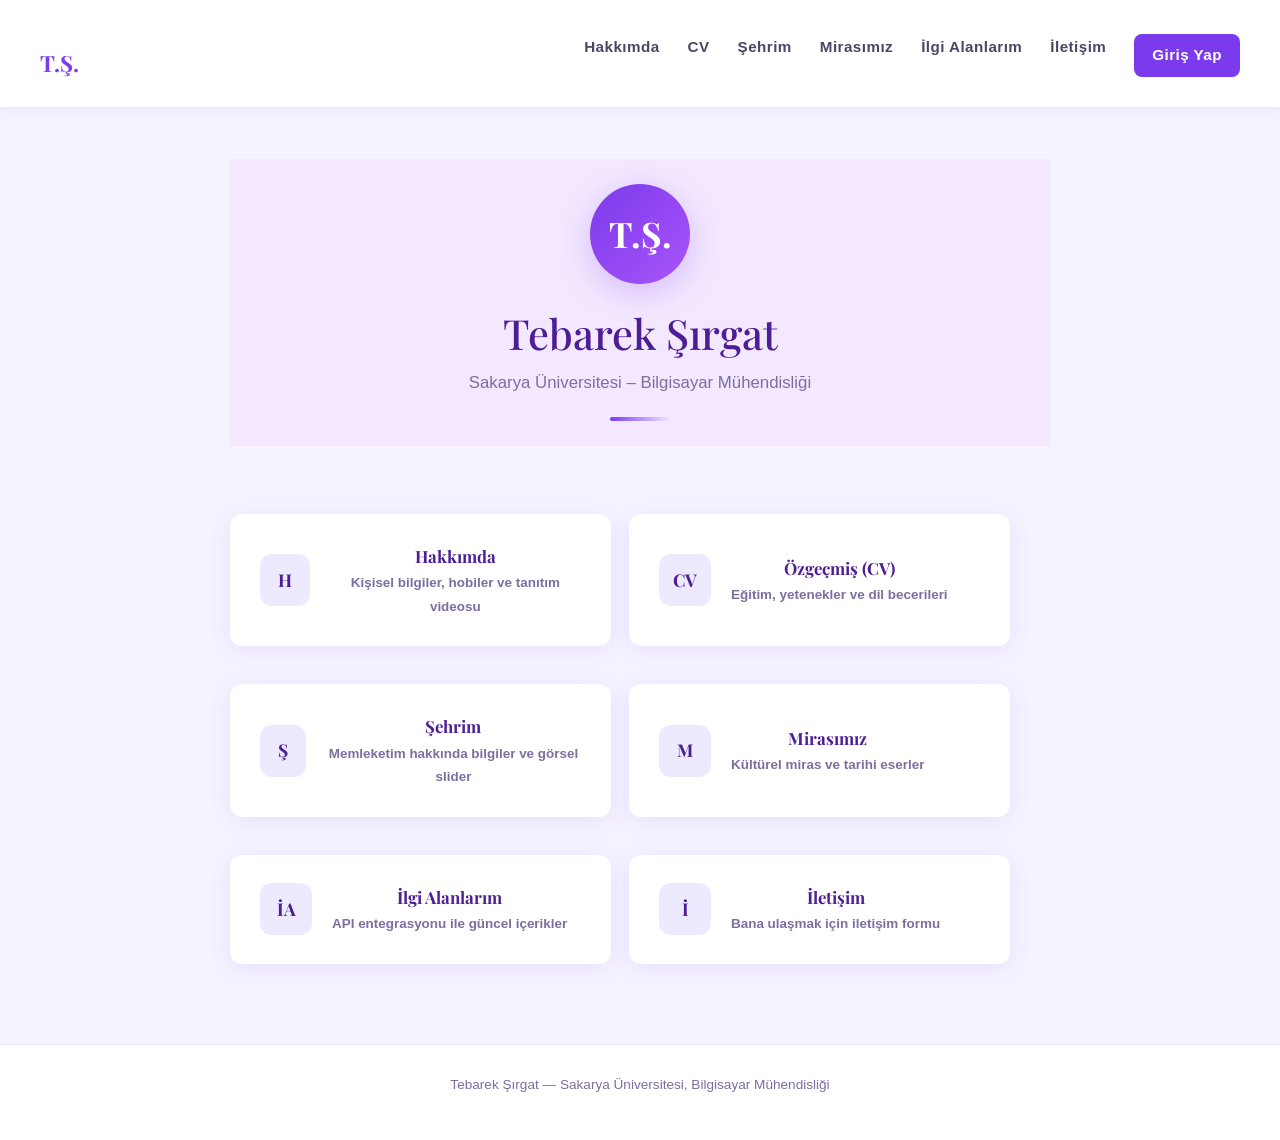
<file: index.html>
<!DOCTYPE html>
<html lang="tr">

<head>
  <meta charset="UTF-8">
  <meta name="viewport" content="width=device-width, initial-scale=1.0">
  <title>Tebarek Şırgat – Ana Sayfa</title>
  <link href="https://fonts.googleapis.com/css2?family=Playfair+Display:wght@600;700&family=Lato:wght@300;400;700&display=swap" rel="stylesheet">
 <link href="https://cdn.jsdelivr.net/npm/bootstrap@5.3.3/dist/css/bootstrap.min.css" rel="stylesheet">
 <link rel="stylesheet" href="style.css">
</head>

<body>

  <!-- NAVİGASYON -->
  <nav>
    <a href="index.html" class="logo">T.Ş.</a>
    <ul>
      <li><a href="hakkimda.html">Hakkımda</a></li>
      <li><a href="cv.html">CV</a></li>
      <li><a href="sehrim.html">Şehrim</a></li>
      <li><a href="mirasimiz.html">Mirasımız</a></li>
      <li><a href="ilgialanlarim.html">İlgi Alanlarım</a></li>
      <li><a href="iletisim.html">İletişim</a></li>
      <li><a href="login.html" class="login-btn">Giriş Yap</a></li>
    </ul>
  </nav>

  <main>

    <!-- HERO -->
    <header class="hero-text">
      <div class="hero-avatar">T.Ş.</div>
      <h1>Tebarek Şırgat</h1>
      <p>Sakarya Üniversitesi – Bilgisayar Mühendisliği</p>
      <div class="divider"></div>
    </header>

    <!-- KARTLAR -->
    <section class="menu-grid" aria-label="Sayfa Menüsü">

      <a href="hakkimda.html" class="menu-card">
        <div class="card-badge">H</div>
        <div>
          <div class="card-title">Hakkımda</div>
          <div class="card-desc">Kişisel bilgiler, hobiler ve tanıtım videosu</div>
        </div>
      </a>

      <a href="cv.html" class="menu-card">
        <div class="card-badge">CV</div>
        <div>
          <div class="card-title">Özgeçmiş (CV)</div>
          <div class="card-desc">Eğitim, yetenekler ve dil becerileri</div>
        </div>
      </a>

      <a href="sehrim.html" class="menu-card">
        <div class="card-badge">Ş</div>
        <div>
          <div class="card-title">Şehrim</div>
          <div class="card-desc">Memleketim hakkında bilgiler ve görsel slider</div>
        </div>
      </a>

      <a href="mirasimiz.html" class="menu-card">
        <div class="card-badge">M</div>
        <div>
          <div class="card-title">Mirasımız</div>
          <div class="card-desc">Kültürel miras ve tarihi eserler</div>
        </div>
      </a>

      <a href="ilgialanlarim.html" class="menu-card">
        <div class="card-badge">İA</div>
        <div>
          <div class="card-title">İlgi Alanlarım</div>
          <div class="card-desc">API entegrasyonu ile güncel içerikler</div>
        </div>
      </a>

      <a href="iletisim.html" class="menu-card">
        <div class="card-badge">İ</div>
        <div>
          <div class="card-title">İletişim</div>
          <div class="card-desc">Bana ulaşmak için iletişim formu</div>
        </div>
      </a>

    </section>

  </main>

  <footer>
    <p>Tebarek Şırgat &mdash; Sakarya Üniversitesi, Bilgisayar Mühendisliği</p>
  </footer>

</body>
</html>
</file>
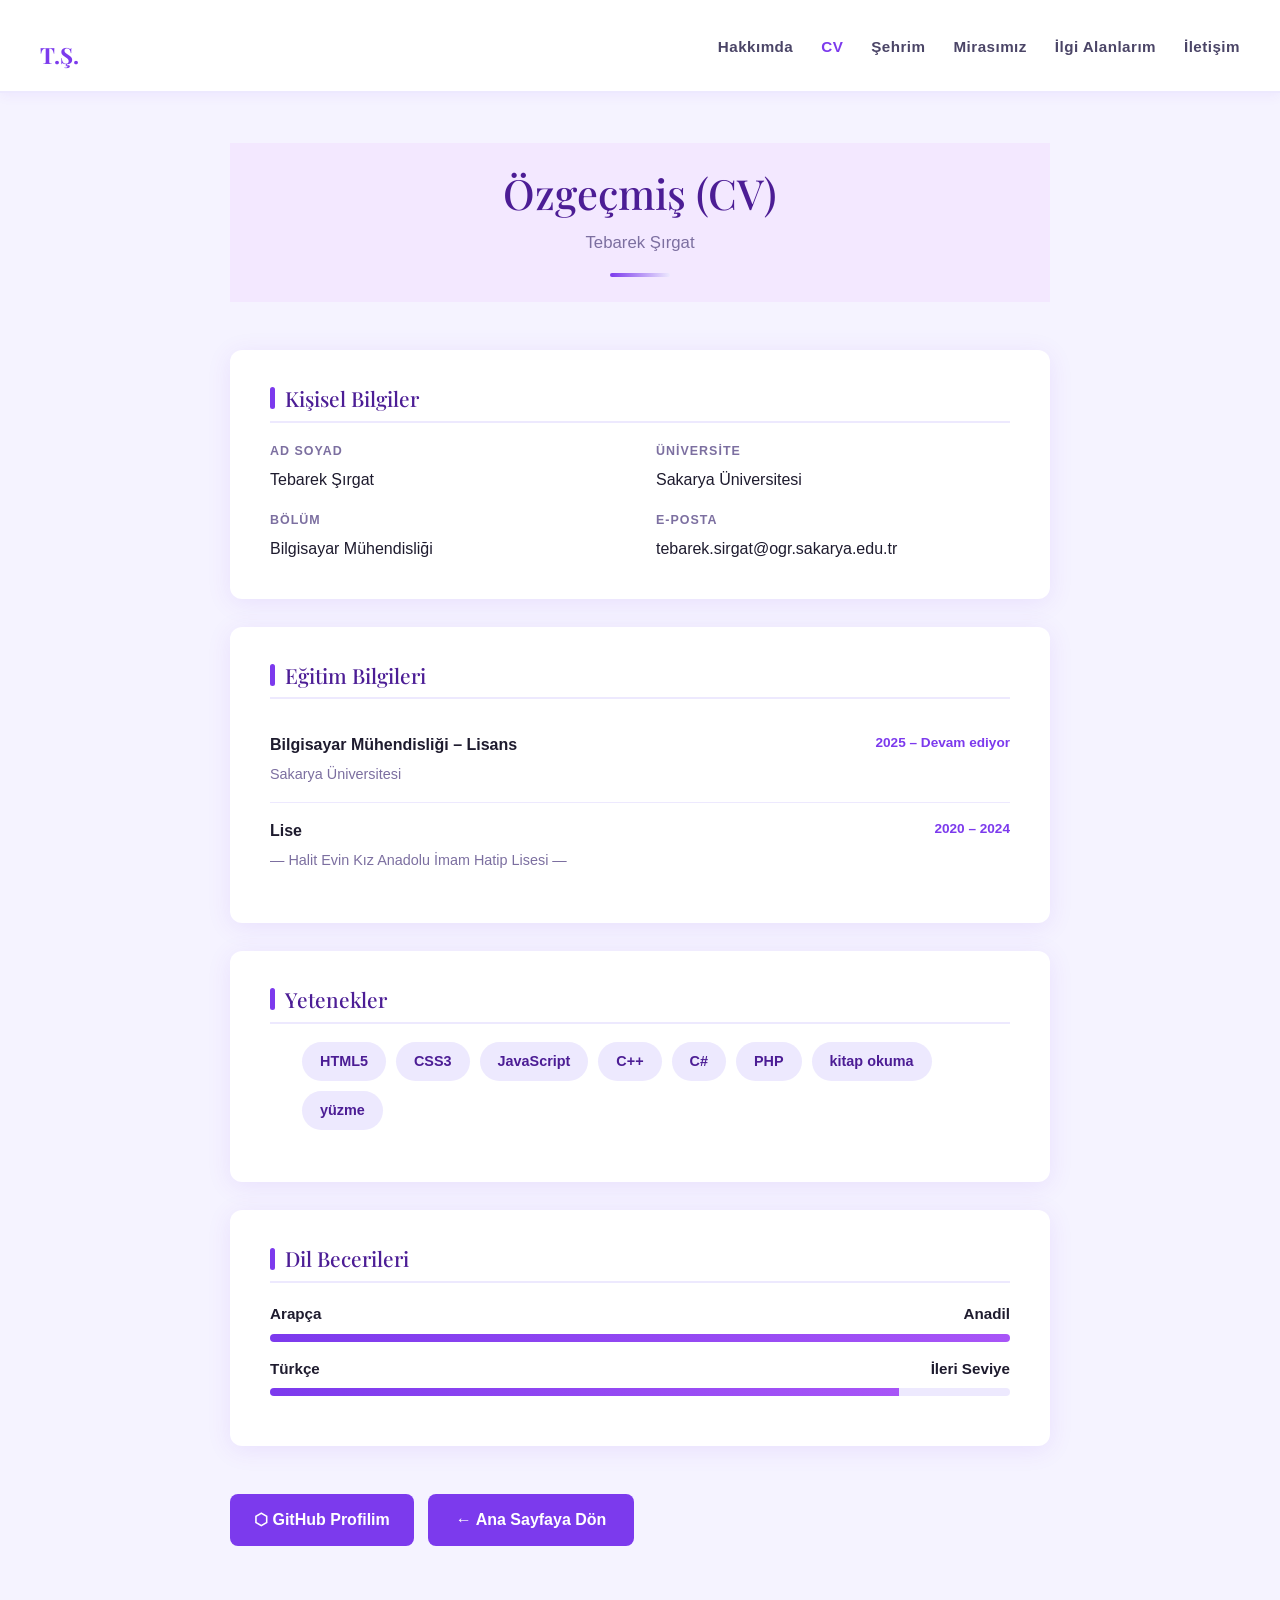
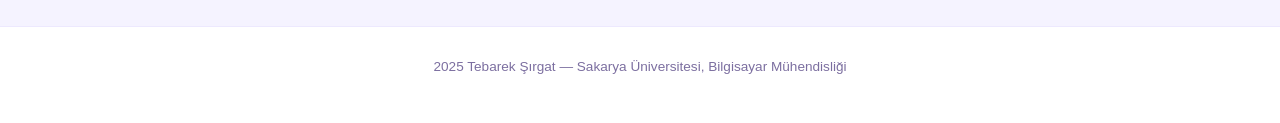
<file: cv.html>
<!DOCTYPE html>
<html lang="tr">

<head>
  <meta charset="UTF-8">
  <meta name="viewport" content="width=device-width, initial-scale=1.0">
  <title>CV – Tebarek Şırgat</title>
  <link href="https://fonts.googleapis.com/css2?family=Playfair+Display:wght@600;700&family=Lato:wght@300;400;700&display=swap" rel="stylesheet">
  <link href="https://cdn.jsdelivr.net/npm/bootstrap@5.3.3/dist/css/bootstrap.min.css" rel="stylesheet">
  <link rel="stylesheet" href="style.css">
</head>

<body>

  
  <nav>
    <a href="index.html" class="logo">T.Ş.</a>
    <ul>
      <li><a href="hakkimda.html">Hakkımda</a></li>
      <li><a href="cv.html" class="active">CV</a></li>
      <li><a href="sehrim.html">Şehrim</a></li>
      <li><a href="mirasimiz.html">Mirasımız</a></li>
      <li><a href="ilgialanlarim.html">İlgi Alanlarım</a></li>
      <li><a href="iletisim.html">İletişim</a></li>
    </ul>
  </nav>

  <main>

    <!-- SAYFA BAŞLIĞI -->
    <header class="page-header">
      <h1>Özgeçmiş (CV)</h1>
      <p class="subtitle">Tebarek Şırgat</p>
      <div class="divider"></div>
    </header>

    <!-- KİŞİSEL BİLGİLER -->
    <section aria-label="Kişisel Bilgiler">
      <article class="cv-card">
        <h2>Kişisel Bilgiler</h2>
        <div class="info-grid">
          <div class="info-item">
            <span class="label">Ad Soyad</span>
            <span class="value">Tebarek Şırgat</span>
          </div>
          <div class="info-item">
            <span class="label">Üniversite</span>
            <span class="value">Sakarya Üniversitesi</span>
          </div>
          <div class="info-item">
            <span class="label">Bölüm</span>
            <span class="value">Bilgisayar Mühendisliği</span>
          </div>
          <div class="info-item">
            <span class="label">E-posta</span>
            <span class="value">tebarek.sirgat@ogr.sakarya.edu.tr</span>
          </div>
        </div>
      </article>
    </section>

    <!-- EĞİTİM -->
    <section aria-label="Eğitim Bilgileri">
      <article class="cv-card">
        <h2>Eğitim Bilgileri</h2>

        <div class="edu-item">
          <div>
            <div class="edu-title">Bilgisayar Mühendisliği – Lisans</div>
            <div class="edu-sub">Sakarya Üniversitesi</div>
          </div>
          <span class="edu-date">2025 – Devam ediyor</span>
        </div>

        <div class="edu-item">
          <div>
            <div class="edu-title">Lise</div>
            <div class="edu-sub">— Halit Evin Kız Anadolu İmam Hatip Lisesi —</div>
          </div>
          <span class="edu-date">2020 – 2024</span>
        </div>

      </article>
    </section>

    <!-- YETENEKLER -->
    <section aria-label="Yetenekler">
      <article class="cv-card">
        <h2>Yetenekler</h2>
        <ul class="tag-list">
          <li>HTML5</li>
          <li>CSS3</li>
          <li>JavaScript</li>
          <li>C++</li>
          <li>C#</li>
          <li>PHP</li>
          <li>kitap okuma </li>
          <li>yüzme</li>
        </ul>
      </article>
    </section>

    <!-- DİLLER -->
    <section aria-label="Dil Becerileri">
      <article class="cv-card">
        <h2>Dil Becerileri</h2>

        <div class="lang-item">
          <div class="lang-header">
            <span>Arapça</span>
            <span>Anadil</span>
          </div>
          <div class="lang-bar">
            <div class="lang-bar-fill" style="width: 100%;"></div>
          </div>
        </div>

        <div class="lang-item">
          <div class="lang-header">
            <span>Türkçe</span>
            <span>İleri Seviye</span>
          </div>
          <div class="lang-bar">
            <div class="lang-bar-fill" style="width: 85%;"></div>
          </div>
        </div>

      </article>
    </section>

    <!-- GITHUB & GERİ -->
    <div class="btn-row">
      <a
        href="https://github.com/Tebarek1web"
        target="_blank"
        rel="noopener noreferrer"
        class="github-link"
      >
        ⬡ GitHub Profilim
      </a>
      <a href="index.html" class="back-link">← Ana Sayfaya Dön</a>
    </div>

  </main>

  <footer>
    <p> 2025 Tebarek Şırgat &mdash; Sakarya Üniversitesi, Bilgisayar Mühendisliği</p>
  </footer>

</body>
</html>
</file>
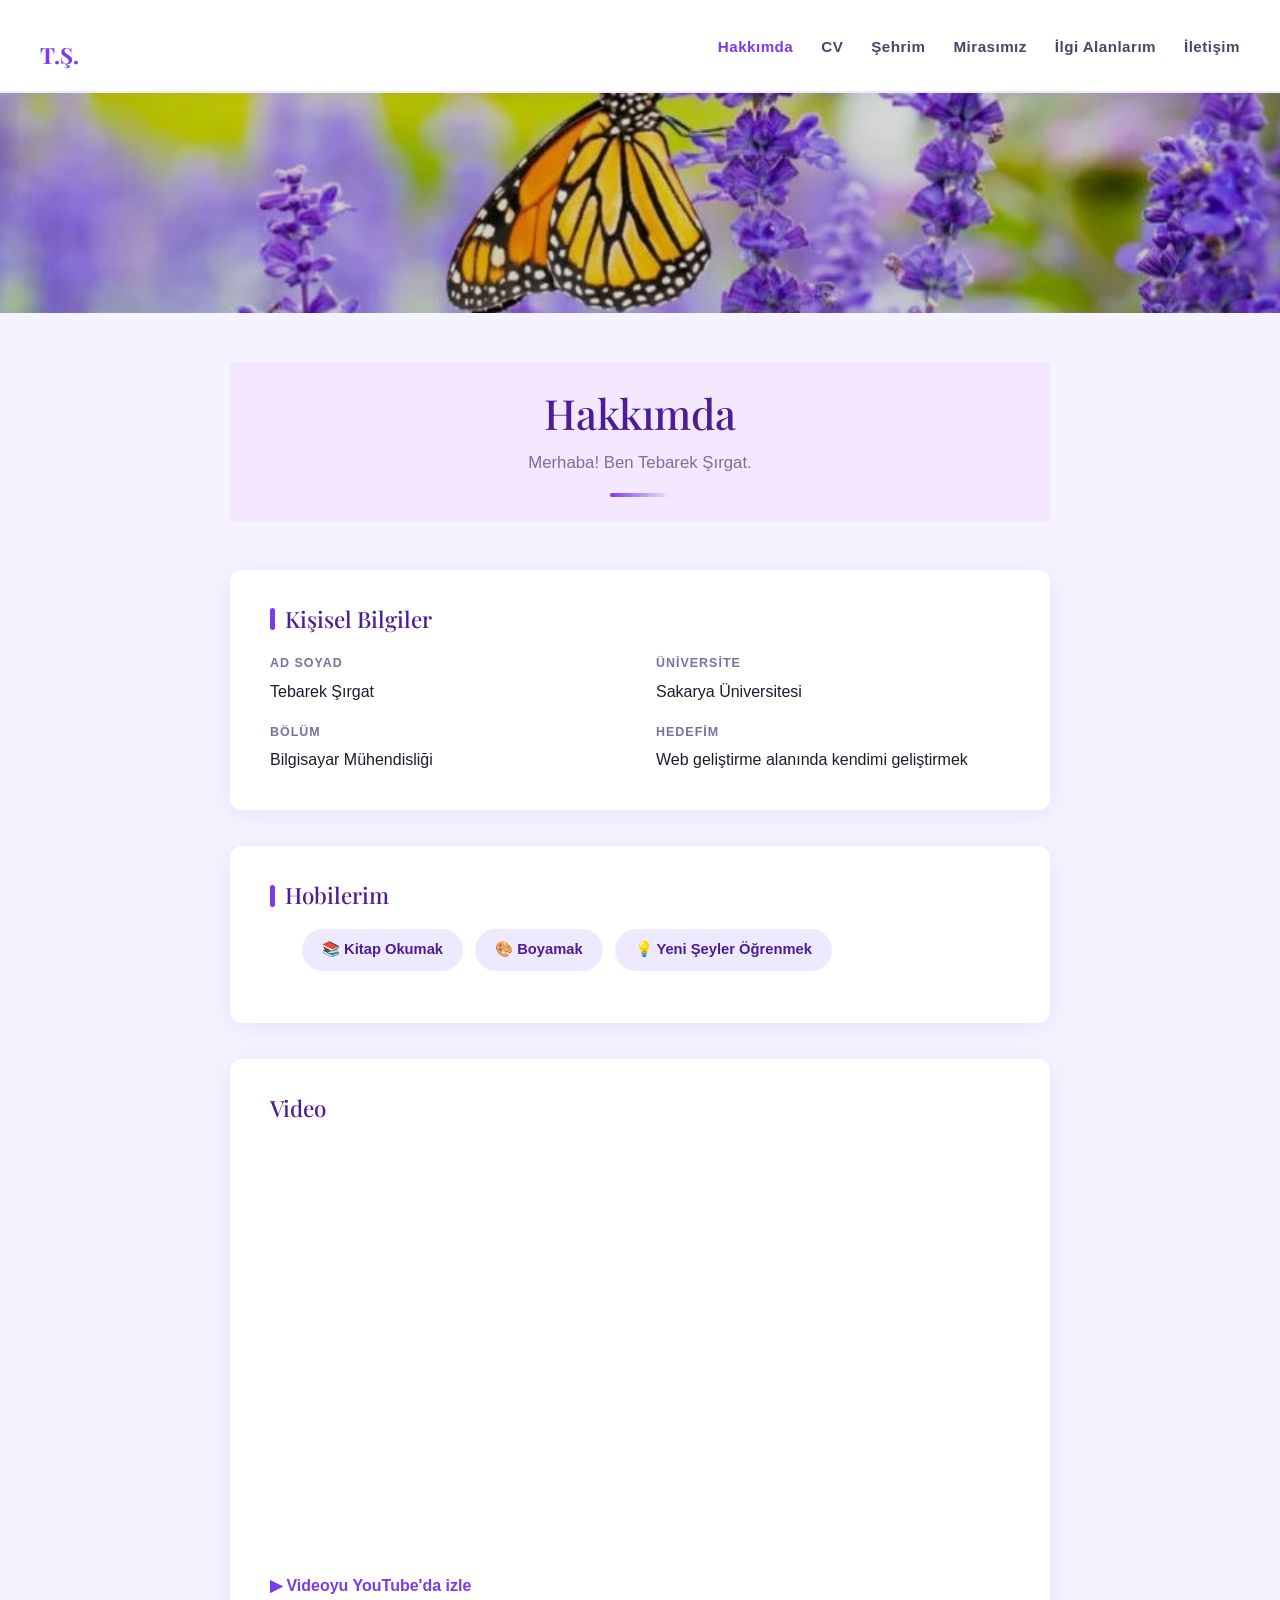
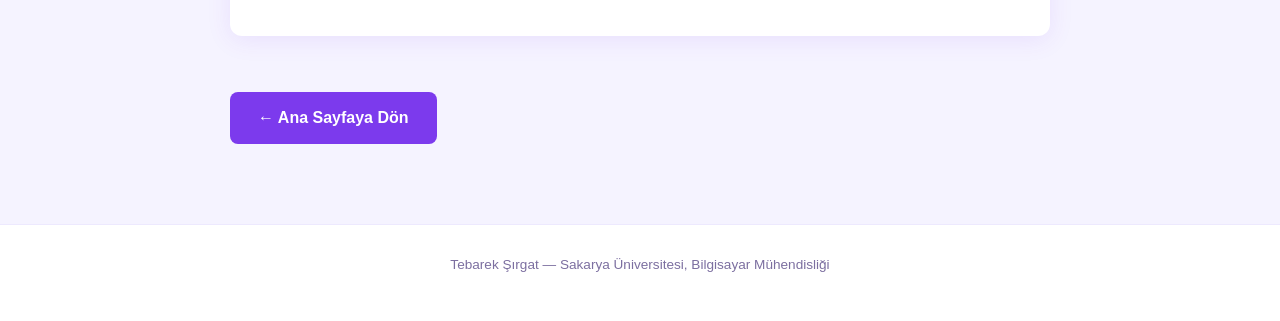
<file: hakkimda.html>
<!DOCTYPE html>
<html lang="tr">

<head>
  <meta charset="UTF-8">
  <meta name="viewport" content="width=device-width, initial-scale=1.0">
  <title>Hakkımda – Tebarek Şırgat</title>
  <link href="https://fonts.googleapis.com/css2?family=Playfair+Display:wght@600;700&family=Lato:wght@300;400;700&display=swap" rel="stylesheet">
  <link href="https://cdn.jsdelivr.net/npm/bootstrap@5.3.3/dist/css/bootstrap.min.css" rel="stylesheet">
  <link rel="stylesheet"href="style.css">
  
</head>

<body>

  
  <nav>
    <a href="index.html" class="logo">T.Ş.</a>
    <ul>
      <li><a href="hakkimda.html" class="active">Hakkımda</a></li>
      <li><a href="cv.html">CV</a></li>
      <li><a href="sehrim.html">Şehrim</a></li>
      <li><a href="mirasimiz.html">Mirasımız</a></li>
      <li><a href="ilgialanlarim.html">İlgi Alanlarım</a></li>
      <li><a href="iletisim.html">İletişim</a></li>
    </ul>
  </nav>

  
  <img
    src="images/mor çiçek.webp"
    alt="Dekoratif mor çiçek görseli"
    class="hero"
  >

  <main>

    
    <header class="page-header">
      <h1>Hakkımda</h1>
      <p class="subtitle">Merhaba! Ben Tebarek Şırgat.</p>
      <div class="divider"></div>
    </header>

    <section class="info-card" aria-label="Kişisel Bilgiler">
      <h2>Kişisel Bilgiler</h2>
      <div class="info-grid">
        <div class="info-item">
          <span class="label">Ad Soyad</span>
          <span class="value">Tebarek Şırgat</span>
        </div>
        <div class="info-item">
          <span class="label">Üniversite</span>
          <span class="value">Sakarya Üniversitesi</span>
        </div>
        <div class="info-item">
          <span class="label">Bölüm</span>
          <span class="value">Bilgisayar Mühendisliği</span>
        </div>
        <div class="info-item">
          <span class="label">Hedefim</span>
          <span class="value">Web geliştirme alanında kendimi geliştirmek</span>
        </div>
      </div>
    </section>

    
    <section class="info-card" aria-label="Hobilerim">
      <h2>Hobilerim</h2>
      <ul class="hobi-list">
        <li>📚 Kitap Okumak</li>
        <li>🎨 Boyamak</li>
        <li>💡 Yeni Şeyler Öğrenmek</li>
      </ul>
    </section>

    
    <section class="video-section" aria-label=" Video">
      <h2>Video</h2>
      <div class="video-wrapper">
        <iframe
          src="https://www.youtube.com/embed/1ZYbU82GVz4"
          title="video"
          allowfullscreen
        ></iframe>
      </div>
      <a
        href="https://www.youtube.com/watch?v=1ZYbU82GVz4"
        target="_blank"
        rel="noopener noreferrer"
        class="video-link"
      >
        ▶ Videoyu YouTube'da izle
      </a>
    </section>

    
    <a href="index.html" class="back-link">← Ana Sayfaya Dön</a>

  </main>

  <footer>
    <p>Tebarek Şırgat &mdash; Sakarya Üniversitesi, Bilgisayar Mühendisliği</p>
  </footer>

</body>
</html>
</file>
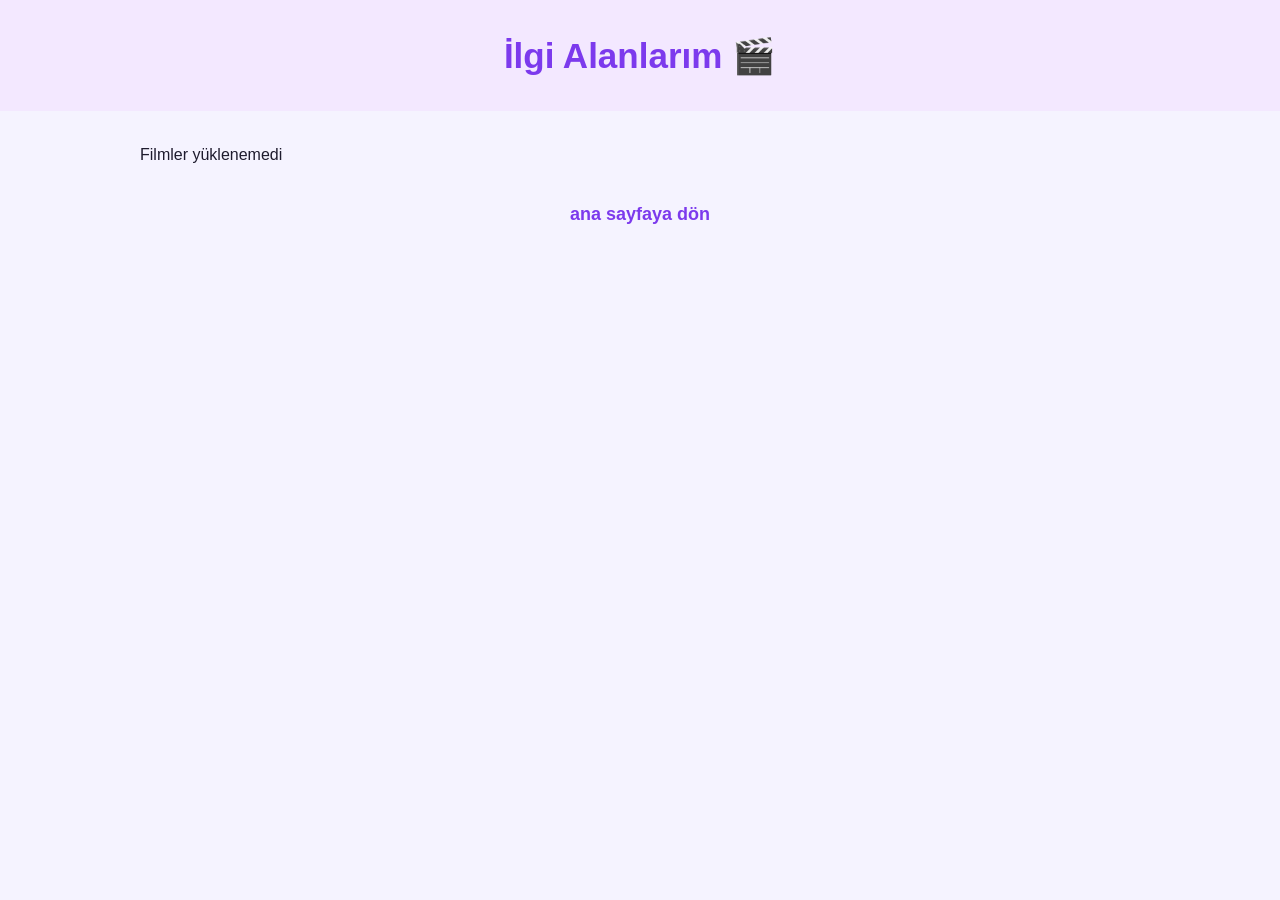
<file: ilgialanlarim.html>
<!DOCTYPE html>
<html lang="tr">

<head>
<meta charset="UTF-8">
<meta name="viewport" content="width=device-width, initial-scale=1.0">
<title>İlgi Alanlarım</title>

<link href="https://cdn.jsdelivr.net/npm/bootstrap@5.3.3/dist/css/bootstrap.min.css" rel="stylesheet">
<link rel="stylesheet" href="style.css">
</head>

<body>

<header>İlgi Alanlarım 🎬</header>

<div class="container" id="movies"></div>

<a href="index.html" class="back">ana sayfaya dön</a>

<script>

fetch("https://api.tvmaze.com/shows")
.then(res => res.json())
.then(data => {

    let container = document.getElementById("movies");

    data.slice(0, 8).forEach(show => {

        let image = show.image 
            ? show.image.medium 
            : "https://via.placeholder.com/200";

        let summary = show.summary 
            ? show.summary.replace(/<[^>]*>/g, "").substring(0, 80) + "..."
            : "Açıklama bulunamadı.";

        let year = show.premiered 
            ? show.premiered.substring(0, 4)
            : "Bilinmiyor";

        container.innerHTML += `
        <div class="card">
            <img src="${image}" alt="${show.name}">
            <h5>${show.name}</h5>
            <p><b>Yıl:</b> ${year}</p>
            <p>${summary}</p>
            <a href="${show.url}" target="_blank" class="btn btn-primary">
                Detayları İncele
            </a>
        </div>
        `;
    });

})
.catch(() => {
    document.getElementById("movies").innerHTML = "Filmler yüklenemedi";
});

</script>

</body>
</html>
</file>
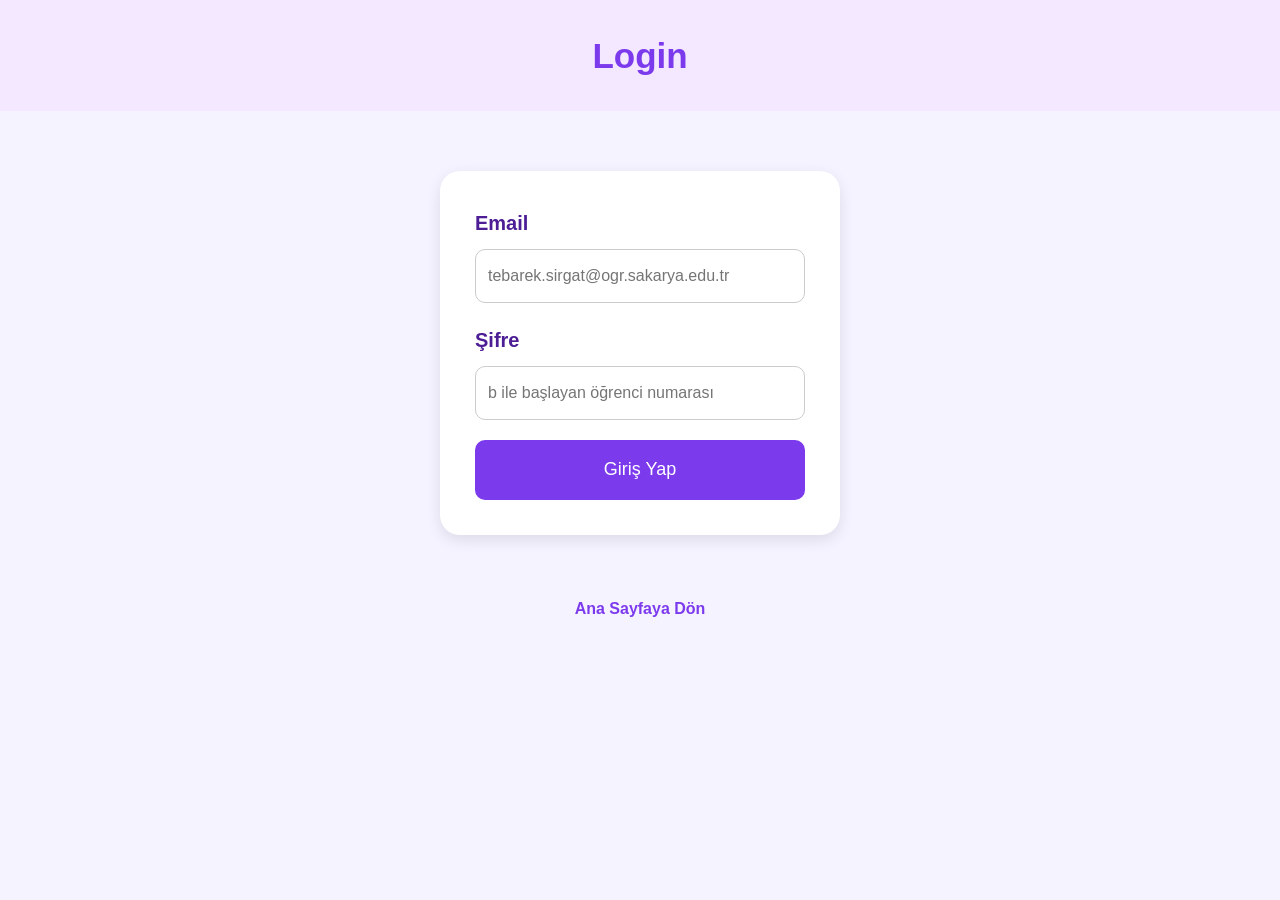
<file: login.html>
<!DOCTYPE html>
<html lang="tr">

<head>
<meta charset="UTF-8">
<title>Login</title>

<link href="https://cdn.jsdelivr.net/npm/bootstrap@5.3.3/dist/css/bootstrap.min.css" rel="stylesheet">
<link rel="stylesheet" href="style.css">
</head>

<body>

<header>Login</header>

<form action="login.php" method="POST" onsubmit="return loginKontrol()">

<label>Email</label>
<input 
type="text"
id="username"
name="username"
placeholder="tebarek.sirgat@ogr.sakarya.edu.tr"
>

<label>Şifre</label>
<input 
type="password"
id="password"
name="password"
placeholder="b ile başlayan öğrenci numarası"
>

<button type="submit">
Giriş Yap
</button>

</form>

<a href="index.html">
Ana Sayfaya Dön
</a>


<script>
function loginKontrol(){

    let username = document.getElementById("username").value;
    let password = document.getElementById("password").value;

    if(username == "" || password == ""){
        alert("Lütfen tüm alanları doldurun!");
        return false;
    }

    if(username != "tebarek.sirgat@ogr.sakarya.edu.tr"){
        alert("Email hatalı!");
        return false;
    }

    if(password == ""){
        alert("Şifre boş bırakılamaz!");
        return false;
    }

    return true;
}
</script>

</body>
</html>
</file>
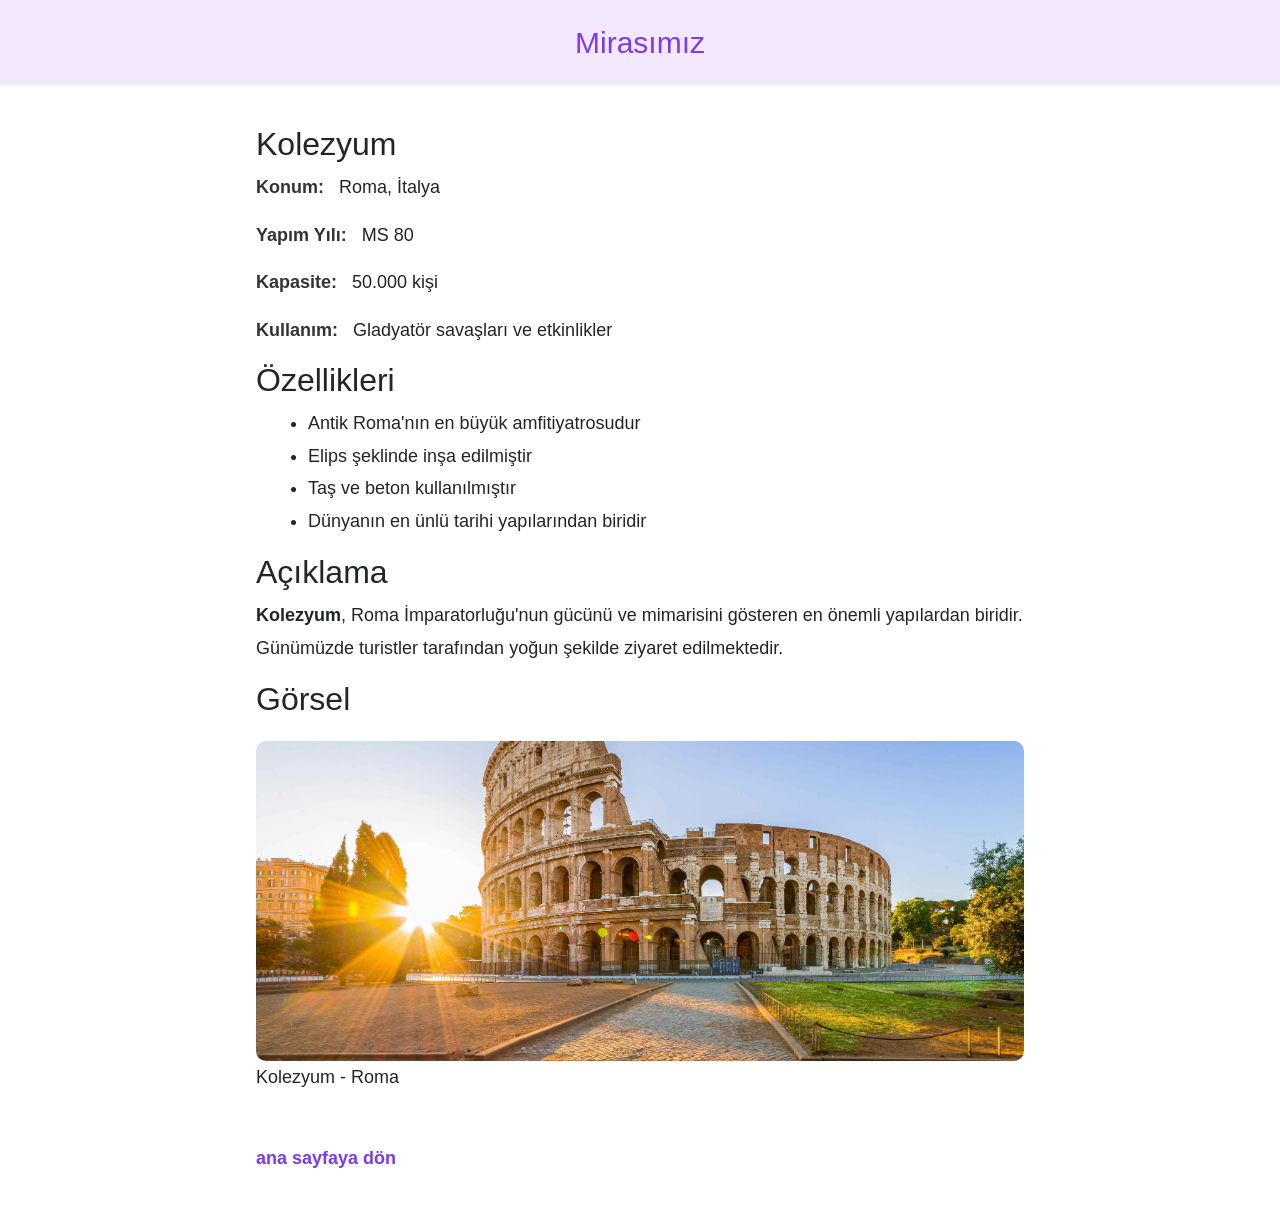
<file: mirasimiz.html>
<!DOCTYPE html>
<html lang="tr">

<head>
<meta charset="UTF-8">
<meta name="viewport" content="width=device-width, initial-scale=1.0">
<title>Mirasımız</title>
<link href="https://cdn.jsdelivr.net/npm/bootstrap@5.3.3/dist/css/bootstrap.min.css" rel="stylesheet">
<link rel="stylesheet" href="mirasimiz.css">
</head>

<body>

<header>Mirasımız</header>

<section>

<article>

<h2>Kolezyum</h2>

<div class="item">
<span class="label">Konum:</span>
<span class="value">Roma, İtalya</span>
</div>

<div class="item">
<span class="label">Yapım Yılı:</span>
<span class="value">MS 80</span>
</div>

<div class="item">
<span class="label">Kapasite:</span>
<span class="value">50.000 kişi</span>
</div>

<div class="item">
<span class="label">Kullanım:</span>
<span class="value">Gladyatör savaşları ve etkinlikler</span>
</div>

</article>

<article>

<h2>Özellikleri</h2>

<ul>
<li>Antik Roma'nın en büyük amfitiyatrosudur</li>
<li>Elips şeklinde inşa edilmiştir</li>
<li>Taş ve beton kullanılmıştır</li>
<li>Dünyanın en ünlü tarihi yapılarından biridir</li>
</ul>

</article>

<article>

<h2>Açıklama</h2>

<p>
<strong>Kolezyum</strong>, Roma İmparatorluğu'nun gücünü ve mimarisini gösteren
en önemli yapılardan biridir. Günümüzde turistler tarafından yoğun şekilde ziyaret edilmektedir.
</p>

</article>

<article>

<h2>Görsel</h2>

<figure>
<img src="images/roma3.jpg">
<figcaption>Kolezyum - Roma</figcaption>
</figure>

</article>

<br>

<a href="index.html">ana sayfaya dön</a>

</section>

</body>

</html>
</file>
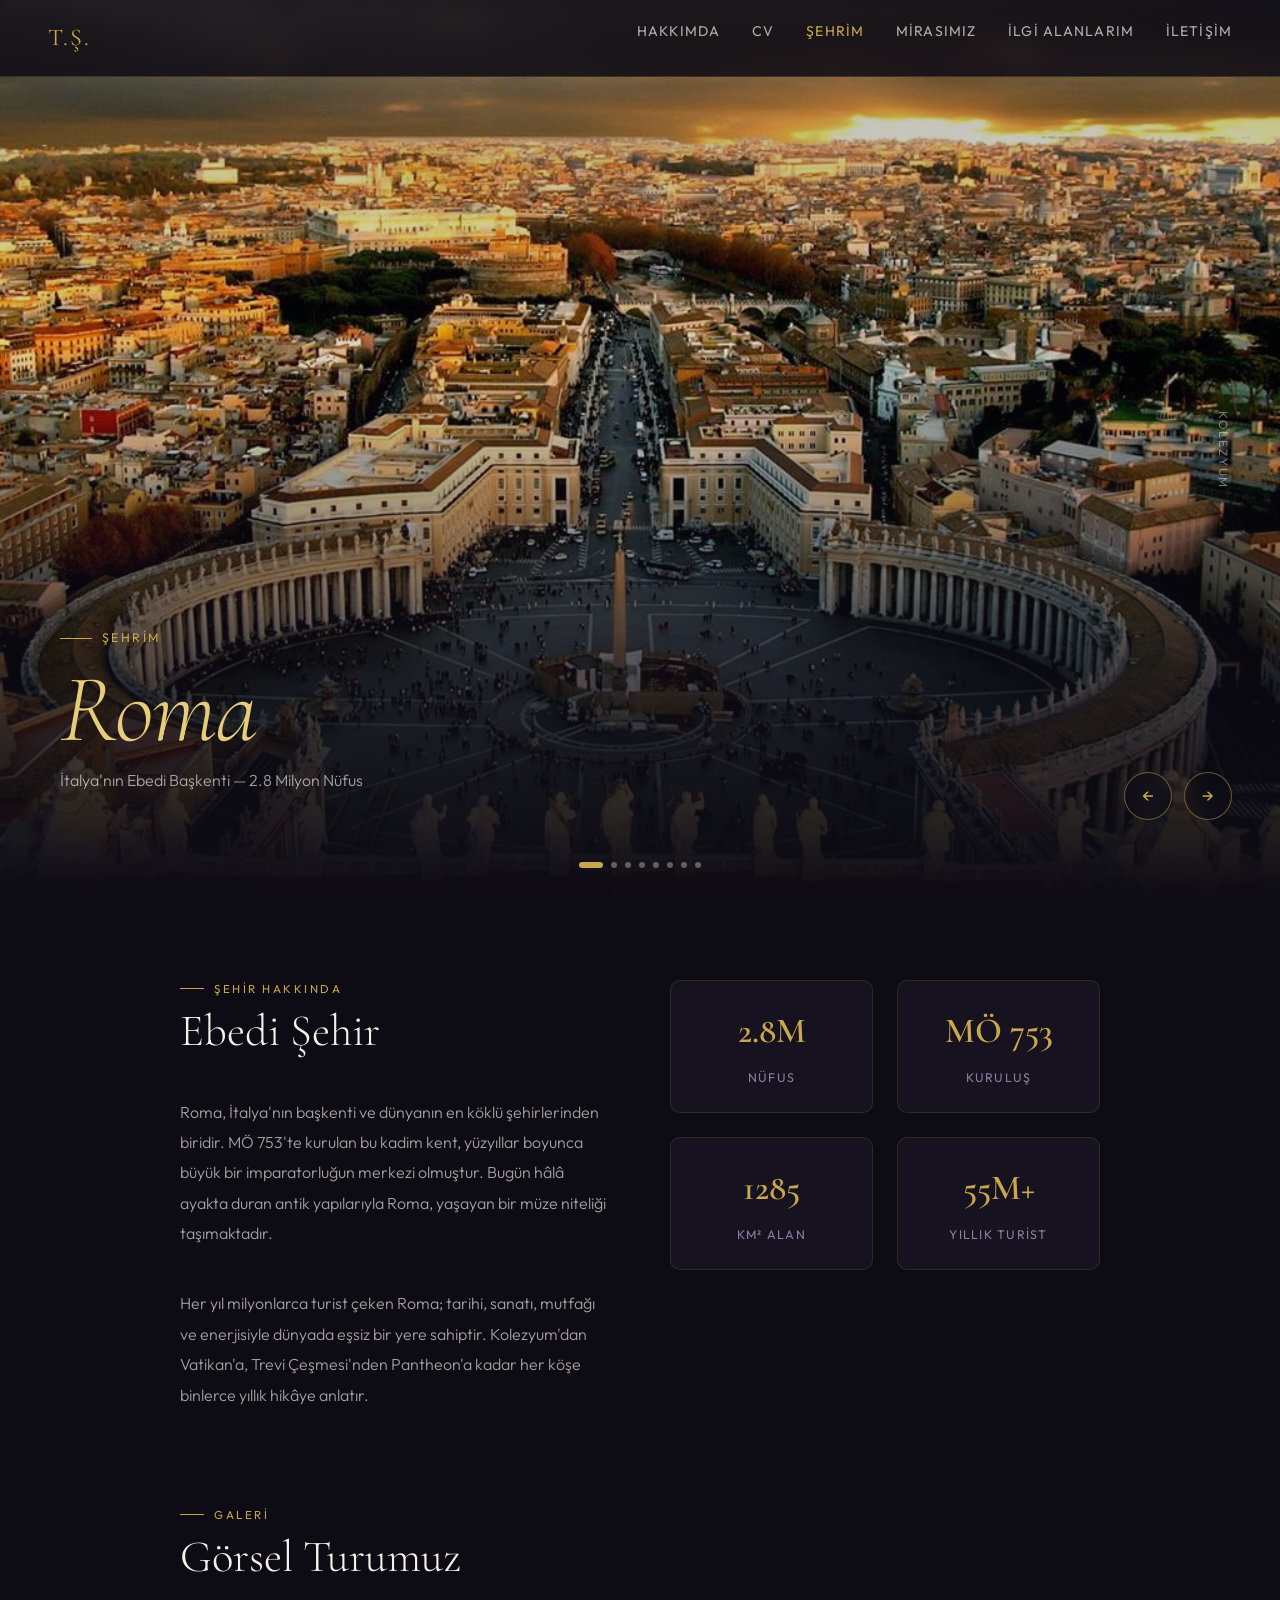
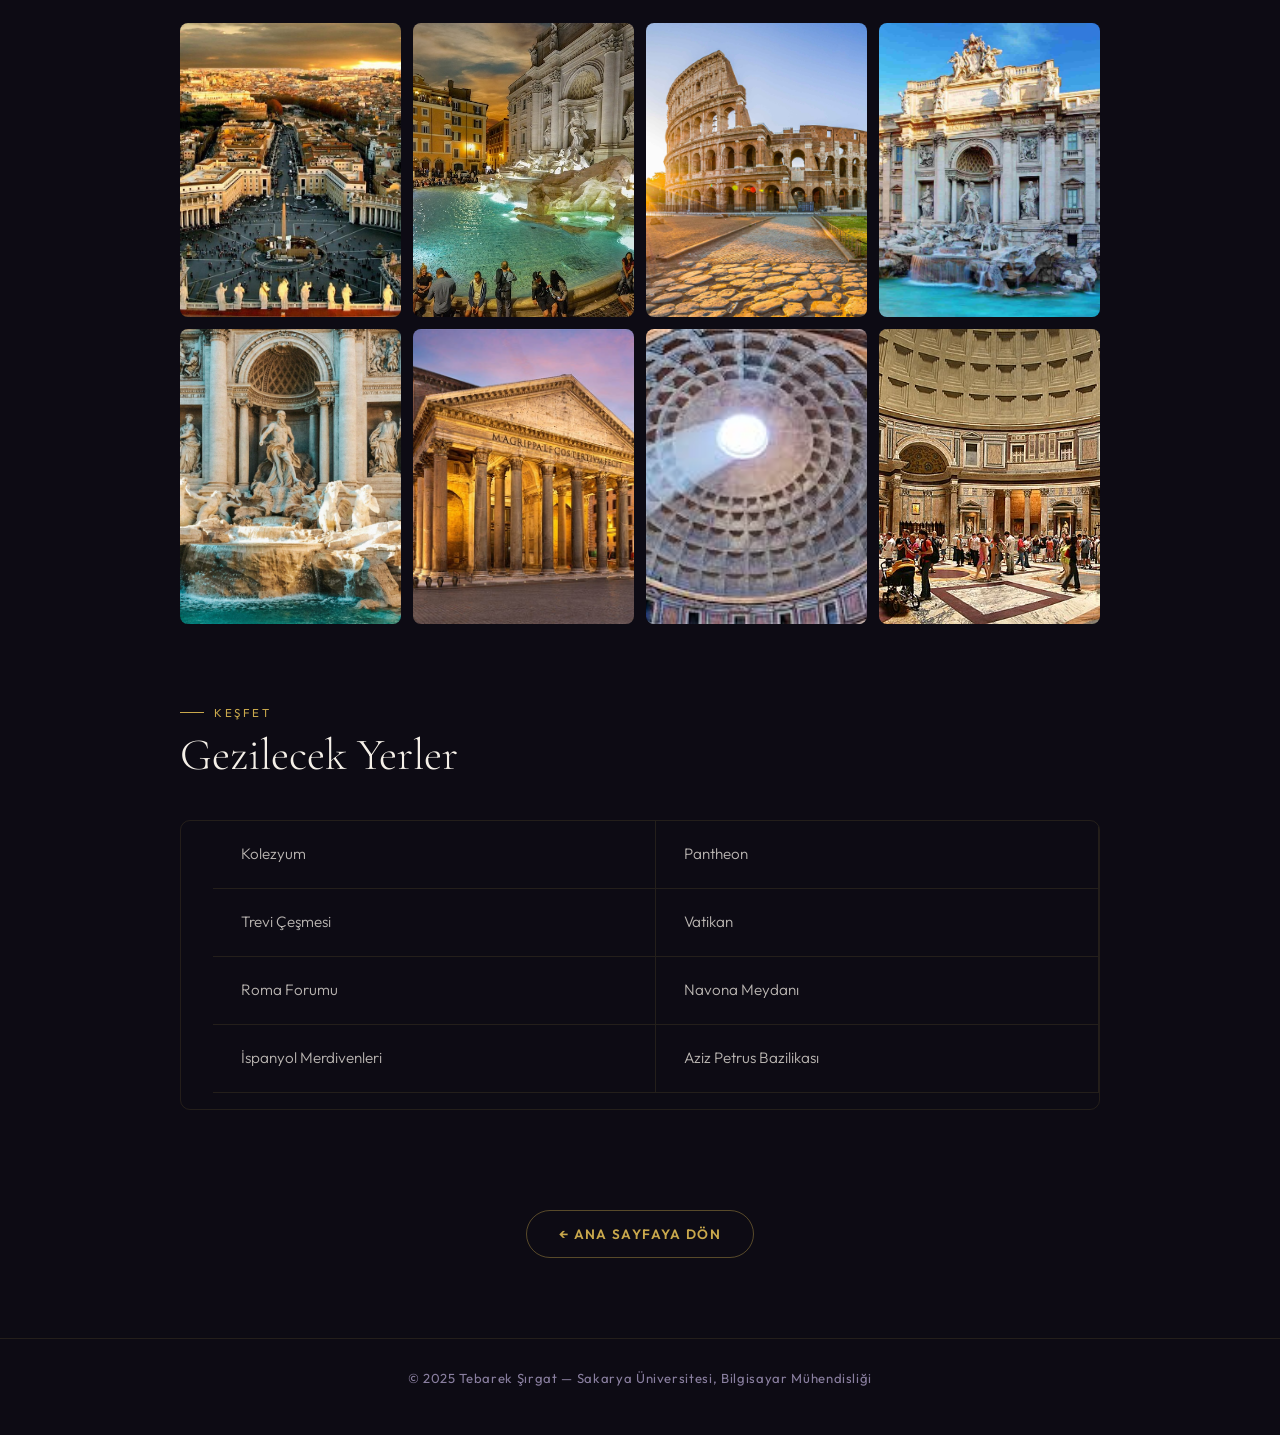
<file: sehrim.html>
<!DOCTYPE html>
<html lang="tr">
<head>
  <meta charset="UTF-8">
  <meta name="viewport" content="width=device-width, initial-scale=1.0">
  <title>Şehrim – Roma</title>
  <link href="https://fonts.googleapis.com/css2?family=Cormorant+Garamond:ital,wght@0,300;0,600;1,300;1,600&family=Outfit:wght@300;400;600&display=swap" rel="stylesheet">
  <link href="https://cdn.jsdelivr.net/npm/bootstrap@5.3.3/dist/css/bootstrap.min.css" rel="stylesheet">
  <link rel="stylesheet" href="sehrim.css">
</head>
<body>

  <nav>
    <a href="index.html" class="logo">T.Ş.</a>
    <ul>
      <li><a href="hakkimda.html">Hakkımda</a></li>
      <li><a href="cv.html">CV</a></li>
      <li><a href="sehrim.html" class="active">Şehrim</a></li>
      <li><a href="mirasimiz.html">Mirasımız</a></li>
      <li><a href="ilgialanlarim.html">İlgi Alanlarım</a></li>
      <li><a href="iletisim.html">İletişim</a></li>
    </ul>
  </nav>

  
  <section class="hero" aria-label="Roma Fotoğraf Galerisi">

    <div class="slide active">
      <img class="slide-bg" src="images/roma1.jpg" alt="Kolezyum">
    </div>
    <div class="slide">
      <img class="slide-bg" src="images/roma2.jpg" alt="Pantheon">
    </div>
    <div class="slide">
      <img class="slide-bg" src="images/roma3.jpg" alt="Trevi Çeşmesi">
    </div>
    <div class="slide">
      <img class="slide-bg" src="images/roma4.jpg" alt="Vatikan">
    </div>
    <div class="slide">
      <img class="slide-bg" src="images/roma5.jpg" alt="Roma Forumu">
    </div>
    <div class="slide">
      <img class="slide-bg" src="images/roma6.jpg" alt="Navona Meydanı">
    </div>
    <div class="slide">
      <img class="slide-bg" src="images/roma7.jpg" alt="İspanyol Merdivenleri">
    </div>
    <div class="slide">
      <img class="slide-bg" src="images/roma8.jpg" alt="Aziz Petrus Bazilikası">
    </div>

    <!-- Hero yazı -->
    <div class="hero-content">
      <div class="hero-label">Şehrim</div>
      <h1 class="hero-title">
        <em>Roma</em>
      </h1>
      <p class="hero-sub">İtalya'nın Ebedi Başkenti &mdash; 2.8 Milyon Nüfus</p>
    </div>

    <!-- Sağ taraf caption -->
    <div class="slide-caption" id="slideCaption">Kolezyum</div>

    <!-- Oklar -->
    <div class="hero-arrows">
      <button class="arrow-btn" onclick="prev()" aria-label="Önceki">&#8592;</button>
      <button class="arrow-btn" onclick="next()" aria-label="Sonraki">&#8594;</button>
    </div>

    <!-- Noktalar -->
    <div class="hero-dots" id="heroDots"></div>

  </section>

  <!-- CONTENT -->
  <main class="content">
    <div class="container">

      <!-- HAKKINDA -->
      <section aria-label="Roma Hakkında">
        <div class="about-grid">
          <div class="about-text">
            <div class="section-label">Şehir Hakkında</div>
            <h2 class="section-title">Ebedi Şehir</h2>
            <p>
              Roma, İtalya'nın başkenti ve dünyanın en köklü şehirlerinden biridir.
              MÖ 753'te kurulan bu kadim kent, yüzyıllar boyunca büyük bir imparatorluğun
              merkezi olmuştur. Bugün hâlâ ayakta duran antik yapılarıyla Roma,
              yaşayan bir müze niteliği taşımaktadır.
            </p>
            <br>
            <p>
              Her yıl milyonlarca turist çeken Roma; tarihi, sanatı, mutfağı ve
              enerjisiyle dünyada eşsiz bir yere sahiptir. Kolezyum'dan Vatikan'a,
              Trevi Çeşmesi'nden Pantheon'a kadar her köşe binlerce yıllık hikâye anlatır.
            </p>
          </div>

          <div class="stat-grid">
            <div class="stat-box">
              <span class="stat-num">2.8M</span>
              <span class="stat-label">Nüfus</span>
            </div>
            <div class="stat-box">
              <span class="stat-num">MÖ 753</span>
              <span class="stat-label">Kuruluş</span>
            </div>
            <div class="stat-box">
              <span class="stat-num">1285</span>
              <span class="stat-label">km² Alan</span>
            </div>
            <div class="stat-box">
              <span class="stat-num">55M+</span>
              <span class="stat-label">Yıllık Turist</span>
            </div>
          </div>
        </div>
      </section>

      <!-- GALERİ THUMBNAILS -->
      <section class="thumb-section" aria-label="Fotoğraf Galerisi">
        <div class="section-label">Galeri</div>
        <h2 class="section-title">Görsel Turumuz</h2>
        <div class="thumb-grid">

          <div class="thumb-item">
            <img src="images/roma1.jpg" alt="Kolezyum">
            <div class="thumb-overlay"><span class="thumb-name">Kolezyum</span></div>
            <a href="https://tr.wikipedia.org/wiki/Kolezyum" target="_blank" rel="noopener noreferrer" aria-label="Kolezyum hakkında Wikipedia"></a>
          </div>

          <div class="thumb-item">
            <img src="images/roma2.jpg" alt="Pantheon">
            <div class="thumb-overlay"><span class="thumb-name">Pantheon</span></div>
            <a href="https://tr.wikipedia.org/wiki/Pantheon,_Roma" target="_blank" rel="noopener noreferrer" aria-label="Pantheon hakkında Wikipedia"></a>
          </div>

          <div class="thumb-item">
            <img src="images/roma3.jpg" alt="Trevi Çeşmesi">
            <div class="thumb-overlay"><span class="thumb-name">Trevi Çeşmesi</span></div>
            <a href="https://tr.wikipedia.org/wiki/Trevi_%C3%87e%C5%9Fmesi" target="_blank" rel="noopener noreferrer" aria-label="Trevi Çeşmesi hakkında Wikipedia"></a>
          </div>

          <div class="thumb-item">
            <img src="images/roma4.jpg" alt="Vatikan">
            <div class="thumb-overlay"><span class="thumb-name">Vatikan</span></div>
            <a href="https://tr.wikipedia.org/wiki/Vatikan" target="_blank" rel="noopener noreferrer" aria-label="Vatikan hakkında Wikipedia"></a>
          </div>

          <div class="thumb-item">
            <img src="images/roma5.jpg" alt="Roma Forumu">
            <div class="thumb-overlay"><span class="thumb-name">Roma Forumu</span></div>
            <a href="https://tr.wikipedia.org/wiki/Roma_Forumu" target="_blank" rel="noopener noreferrer" aria-label="Roma Forumu hakkında Wikipedia"></a>
          </div>

          <div class="thumb-item">
            <img src="images/roma6.jpg" alt="Navona Meydanı">
            <div class="thumb-overlay"><span class="thumb-name">Navona Meydanı</span></div>
            <a href="https://tr.wikipedia.org/wiki/Piazza_Navona" target="_blank" rel="noopener noreferrer" aria-label="Navona Meydanı hakkında Wikipedia"></a>
          </div>

          <div class="thumb-item">
            <img src="images/roma7.jpg" alt="İspanyol Merdivenleri">
            <div class="thumb-overlay"><span class="thumb-name">İspanyol Merdivenleri</span></div>
            <a href="https://tr.wikipedia.org/wiki/%C4%B0spanyol_Merdivenleri" target="_blank" rel="noopener noreferrer" aria-label="İspanyol Merdivenleri hakkında Wikipedia"></a>
          </div>

          <div class="thumb-item">
            <img src="images/roma8.jpg" alt="Aziz Petrus Bazilikası">
            <div class="thumb-overlay"><span class="thumb-name">Aziz Petrus Bazilikası</span></div>
            <a href="https://tr.wikipedia.org/wiki/Aziz_Petrus_Bazilikas%C4%B1" target="_blank" rel="noopener noreferrer" aria-label="Aziz Petrus Bazilikası hakkında Wikipedia"></a>
          </div>

        </div>
      </section>

      <!-- GEZİLECEK YERLER -->
      <section class="places-section" aria-label="Gezilecek Yerler">
        <div class="section-label">Keşfet</div>
        <h2 class="section-title">Gezilecek Yerler</h2>
        <div class="places-border">
          <ul class="places-list">
            <li>Kolezyum</li>
            <li>Pantheon</li>
            <li>Trevi Çeşmesi</li>
            <li>Vatikan</li>
            <li>Roma Forumu</li>
            <li>Navona Meydanı</li>
            <li>İspanyol Merdivenleri</li>
            <li>Aziz Petrus Bazilikası</li>
          </ul>
        </div>
      </section>

      <!-- GERİ -->
      <div class="back-row">
        <a href="index.html" class="back-link">← Ana Sayfaya Dön</a>
      </div>

    </div>
  </main>

  <footer>
    <p>© 2025 Tebarek Şırgat &mdash; Sakarya Üniversitesi, Bilgisayar Mühendisliği</p>
  </footer>

  <script>
    const slides = document.querySelectorAll('.slide');
    const captions = [
      "Kolezyum", "Pantheon", "Trevi Çeşmesi", "Vatikan",
      "Roma Forumu", "Navona Meydanı", "İspanyol Merdivenleri", "Aziz Petrus Bazilikası"
    ];

    let current = 0;
    let timer;

    // Noktaları oluştur
    const dotsEl = document.getElementById('heroDots');
    slides.forEach((_, i) => {
      const d = document.createElement('button');
      d.className = 'hero-dot' + (i === 0 ? ' active' : '');
      d.setAttribute('aria-label', 'Slayt ' + (i + 1));
      d.addEventListener('click', () => goTo(i));
      dotsEl.appendChild(d);
    });

    function update() {
      slides.forEach((s, i) => s.classList.toggle('active', i === current));
      document.querySelectorAll('.hero-dot').forEach((d, i) => d.classList.toggle('active', i === current));
      document.getElementById('slideCaption').textContent = captions[current];
    }

    function goTo(idx) { current = idx; update(); resetTimer(); }
    function next() { current = (current + 1) % slides.length; update(); resetTimer(); }
    function prev() { current = (current - 1 + slides.length) % slides.length; update(); resetTimer(); }

    function resetTimer() {
      clearInterval(timer);
      timer = setInterval(next, 5000);
    }

    resetTimer();
  </script>

</body>
</html>
</file>
<file: style.css>
/* =========================
   GLOBAL VARIABLES
========================= */
:root{
  --purple-dark:#4c1d95;
  --purple-main:#7c3aed;
  --purple-light:#ede9fe;
  --purple-pale:#f5f3ff;
  --text-dark:#1e1b2e;
  --text-mid:#4b4567;
  --text-light:#7c6fa0;
  --white:#ffffff;
  --radius:12px;
  --shadow:0 4px 24px rgba(124,58,237,0.10);
}

/* =========================
   RESET
========================= */
*,
*::before,
*::after{
  box-sizing:border-box;
  margin:0;
  padding:0;
}

body{
  font-family:'Lato',sans-serif;
  background-color:var(--purple-pale);
  color:var(--text-dark);
  line-height:1.75;
}

/* =========================
   NAVBAR
========================= */
nav{
  background:var(--white);
  border-bottom:2px solid var(--purple-light);
  padding:14px 40px;
  display:flex;
  align-items:center;
  justify-content:space-between;
  position:sticky;
  top:0;
  z-index:100;
  box-shadow:0 2px 12px rgba(124,58,237,0.07);
}

nav .logo{
  font-family:'Playfair Display',serif;
  font-size:1.4rem;
  color:var(--purple-main);
  text-decoration:none;
}

nav ul{
  list-style:none;
  display:flex;
  gap:28px;
}

nav ul li a{
  text-decoration:none;
  color:var(--text-mid);
  font-weight:700;
  font-size:0.95rem;
  letter-spacing:0.03em;
  transition:color 0.2s;
}

nav ul li a:hover,
nav ul li a.active{
  color:var(--purple-main);
}

.login-btn{
  background:var(--purple-main);
  color:var(--white) !important;
  padding:8px 18px;
  border-radius:8px;
}

.login-btn:hover{
  background:var(--purple-dark);
}

/* =========================
   MAIN
========================= */
main{
  max-width:860px;
  margin:0 auto;
  padding:50px 20px 80px;
}

/* =========================
   PAGE HEADER
========================= */
.page-header{
  text-align:center;
  margin-bottom:48px;
}

.page-header h1{
  font-family:'Playfair Display',serif;
  font-size:2.6rem;
  color:var(--purple-dark);
  margin-bottom:10px;
}

.page-header p.subtitle{
  color:var(--text-light);
  font-size:1.05rem;
  font-weight:300;
}

.divider{
  width:60px;
  height:4px;
  background:linear-gradient(90deg,var(--purple-main),var(--purple-light));
  border-radius:2px;
  margin:16px auto 0;
}

/* =========================
   INDEX PAGE
========================= */
.hero-text{
  text-align:center;
  margin-bottom:48px;
}

.hero-avatar{
  width:100px;
  height:100px;
  border-radius:50%;
  background:linear-gradient(135deg,var(--purple-main),#a855f7);
  display:flex;
  align-items:center;
  justify-content:center;
  font-family:'Playfair Display',serif;
  font-size:2.2rem;
  color:var(--white);
  margin:0 auto 24px;
  box-shadow:0 8px 32px rgba(124,58,237,0.25);
}

.hero-text h1{
  font-family:'Playfair Display',serif;
  font-size:2.6rem;
  color:var(--purple-dark);
  margin-bottom:10px;
}

.hero-text p{
  color:var(--text-light);
  font-size:1.05rem;
  font-weight:300;
  margin-bottom:20px;
}

.menu-grid{
  display:grid;
  grid-template-columns:repeat(2,1fr);
  gap:18px;
  width:100%;
  max-width:780px;
}

.menu-card{
  background:var(--white);
  border-radius:var(--radius);
  box-shadow:var(--shadow);
  padding:26px 28px;
  text-decoration:none;
  color:var(--text-dark);
  display:flex;
  align-items:center;
  gap:20px;
  border:2px solid transparent;
  transition:transform 0.2s, box-shadow 0.2s;
}

.menu-card:hover{
  transform:translateY(-4px);
  box-shadow:0 10px 36px rgba(124,58,237,0.18);
}

.card-badge{
  width:52px;
  height:52px;
  border-radius:12px;
  background:var(--purple-light);
  display:flex;
  align-items:center;
  justify-content:center;
  font-family:'Playfair Display',serif;
  font-size:1.1rem;
  color:var(--purple-dark);
  font-weight:700;
}

.card-title{
  font-family:'Playfair Display',serif;
  font-size:1.05rem;
  color:var(--purple-dark);
  font-weight:700;
}

.card-desc{
  font-size:0.84rem;
  color:var(--text-light);
}

/* =========================
   HAKKIMDA PAGE
========================= */
.hero{
  width:100%;
  height:220px;
  object-fit:cover;
  display:block;
  filter:brightness(0.85);
}

.info-card{
  background:var(--white);
  border-radius:var(--radius);
  box-shadow:var(--shadow);
  padding:36px 40px;
  margin-bottom:36px;
}

.info-card h2{
  font-family:'Playfair Display',serif;
  font-size:1.4rem;
  color:var(--purple-dark);
  margin-bottom:20px;
  display:flex;
  align-items:center;
  gap:10px;
}

.info-card h2::before{
  content:'';
  display:inline-block;
  width:5px;
  height:22px;
  background:var(--purple-main);
  border-radius:3px;
}

.info-grid{
  display:grid;
  grid-template-columns:1fr 1fr;
  gap:16px 32px;
}

.info-item{
  display:flex;
  flex-direction:column;
}

.info-item .label{
  font-size:0.78rem;
  font-weight:700;
  letter-spacing:0.08em;
  text-transform:uppercase;
  color:var(--text-light);
  margin-bottom:3px;
}

.info-item .value{
  font-size:1rem;
  color:var(--text-dark);
}

.hobi-list{
  list-style:none;
  display:flex;
  flex-wrap:wrap;
  gap:12px;
  margin-top:8px;
}

.hobi-list li{
  background:var(--purple-light);
  color:var(--purple-dark);
  padding:8px 20px;
  border-radius:999px;
  font-size:0.92rem;
  font-weight:700;
}

.video-section{
  background:var(--white);
  border-radius:var(--radius);
  box-shadow:var(--shadow);
  padding:36px 40px;
  margin-bottom:36px;
}

.video-section h2{
  font-family:'Playfair Display',serif;
  font-size:1.4rem;
  color:var(--purple-dark);
  margin-bottom:20px;
}

.video-wrapper{
  position:relative;
  width:100%;
  padding-top:56.25%;
  border-radius:8px;
  overflow:hidden;
}

.video-wrapper iframe{
  position:absolute;
  inset:0;
  width:100%;
  height:100%;
  border:none;
}

.video-link{
  display:inline-block;
  margin-top:14px;
  color:var(--purple-main);
  font-weight:700;
  text-decoration:none;
}

.back-link{
  display:inline-flex;
  align-items:center;
  gap:8px;
  background:var(--purple-main);
  color:var(--white);
  padding:12px 28px;
  border-radius:8px;
  text-decoration:none;
  font-weight:700;
}

.back-link:hover{
  background:var(--purple-dark);
}

/* =========================
   FOOTER
========================= */
footer{
  text-align:center;
  padding:28px;
  background:var(--white);
  color:var(--text-light);
  font-size:0.85rem;
  border-top:1px solid var(--purple-light);
}

/* =========================
   RESPONSIVE
========================= */
@media (max-width:768px){

  nav{
    padding:12px 18px;
  }

  nav ul{
    gap:12px;
    flex-wrap:wrap;
  }

  .menu-grid,
  .info-grid{
    grid-template-columns:1fr;
  }

  .info-card,
  .video-section{
    padding:24px 18px;
  }

  .page-header h1,
  .hero-text h1{
    font-size:2rem;
  }
}
/* =========================
   CV PAGE
========================= */

.cv-card{
  background:var(--white);
  border-radius:var(--radius);
  box-shadow:var(--shadow);
  padding:36px 40px;
  margin-bottom:28px;
}

.cv-card h2{
  font-family:'Playfair Display',serif;
  font-size:1.3rem;
  color:var(--purple-dark);
  margin-bottom:18px;
  padding-bottom:10px;
  border-bottom:2px solid var(--purple-light);
  display:flex;
  align-items:center;
  gap:10px;
}

.cv-card h2::before{
  content:'';
  width:5px;
  height:22px;
  background:var(--purple-main);
  border-radius:3px;
}

.edu-item{
  display:flex;
  justify-content:space-between;
  align-items:flex-start;
  gap:16px;
  padding:14px 0;
  border-bottom:1px solid var(--purple-light);
}

.edu-item:last-child{
  border-bottom:none;
}

.edu-title{
  font-weight:700;
  color:var(--text-dark);
  font-size:1rem;
}

.edu-sub{
  color:var(--text-light);
  font-size:0.9rem;
  margin-top:3px;
}

.edu-date{
  color:var(--purple-main);
  font-size:0.85rem;
  font-weight:700;
  white-space:nowrap;
}

.tag-list{
  list-style:none;
  display:flex;
  flex-wrap:wrap;
  gap:10px;
}

.tag-list li{
  background:var(--purple-light);
  color:var(--purple-dark);
  padding:7px 18px;
  border-radius:999px;
  font-size:0.9rem;
  font-weight:700;
}

.lang-item{
  margin-bottom:14px;
}

.lang-header{
  display:flex;
  justify-content:space-between;
  font-size:0.95rem;
  font-weight:700;
  margin-bottom:6px;
}

.lang-bar{
  height:8px;
  background:var(--purple-light);
  border-radius:999px;
  overflow:hidden;
}

.lang-bar-fill{
  height:100%;
  background:linear-gradient(90deg,var(--purple-main),#a855f7);
}

.github-link{
  display:inline-flex;
  align-items:center;
  gap:10px;
  background:var(--purple-main);
  color:var(--white);
  padding:12px 24px;
  border-radius:8px;
  text-decoration:none;
  font-weight:700;
}

.github-link:hover{
  background:var(--purple-dark);
}

.btn-row{
  display:flex;
  gap:14px;
  flex-wrap:wrap;
  margin-top:8px;
}
/*ilgi alanlarim*/
body {
    margin: 0;
    font-family: Arial;
    background-color: #ffffff;
}

header {
    background-color: #f3e8ff;
    text-align: center;
    padding: 20px;
    color: #7c3aed;
    font-size: 30px;
    font-weight: bold;
}

.container {
    display: grid;
    grid-template-columns: repeat(auto-fit, minmax(180px, 1fr));
    gap: 15px;
    width: 80%;
    margin: 30px auto;
}

.card {
    display: block;
    background: #faf5ff;
    border-radius: 12px;
    padding: 10px;
    text-align: center;
    box-shadow: 0 4px 10px rgba(0,0,0,0.1);
    transition: 0.3s;
    text-decoration: none;
    color: black;
}

.card:hover {
    transform: scale(1.05);
}

.card img {
    width: 100%;
    height: 260px;
    object-fit: cover;
    border-radius: 10px;
}

.card p {
    margin-top: 10px;
    font-weight: bold;
    font-size: 18px;
}

.back {
    display: block;
    text-align: center;
    margin: 25px;
    color: #7c3aed;
    text-decoration: none;
    font-weight: bold;
    font-size: 18px;
}
/*login*/
body{
    margin:0;
    font-family:Arial;
    background:#f5f3ff;
}

header{
    background:#f3e8ff;
    padding:25px;
    text-align:center;
    font-size:35px;
    font-weight:bold;
    color:#7c3aed;
}

form{
    width:400px;
    margin:60px auto;
    background:white;
    padding:35px;
    border-radius:20px;
    box-shadow:0 5px 15px rgba(0,0,0,0.1);
}

label{
    display:block;
    margin-bottom:8px;
    color:#4c1d95;
    font-weight:bold;
    font-size:20px;
}

input{
    width:100%;
    padding:12px;
    margin-bottom:20px;
    border:1px solid #ccc;
    border-radius:10px;
    font-size:16px;
    box-sizing:border-box;
}

button{
    width:100%;
    padding:14px;
    background:#7c3aed;
    color:white;
    border:none;
    border-radius:10px;
    font-size:18px;
    cursor:pointer;
}

button:hover{
    background:#5b21b6;
}

a{
    display:block;
    text-align:center;
    margin-top:20px;
    color:#7c3aed;
    text-decoration:none;
    font-weight:bold;
}
</file>
<file: mirasimiz.css>
body {
    margin: 0;
    font-family: Arial;
    background-color: white;
}

header {
    background-color: #f3e8ff;
    text-align: center;
    padding: 20px;
    color: #7c3aed;
    font-size: 30px;
}

section {
    width: 60%;
    margin: 40px auto;
    font-size: 18px;
    line-height: 1.8;
}

.item {
    margin-bottom: 15px;
}

.label {
    font-weight: bold;
    color: #333;
}

.value {
    margin-left: 10px;
}

img {
    width: 100%;
    height: 320px;
    object-fit: cover;
    border-radius: 10px;
    margin-top: 15px;
}

ul {
    margin-left: 20px;
}

a {
    color: #7c3aed;
    text-decoration: none;
    font-weight: bold;
}
</file>
<file: sehrim.css>
:root {
      --gold:         #c9a84c;
      --gold-light:   #e8cc7a;
      --dark:         #0d0b14;
      --dark-2:       #16121f;
      --dark-3:       #1e1928;
      --cream:        #f5f0e8;
      --text-muted:   #8a7fa0;
      --purple-main:  #7c3aed;
      --purple-light: #ede9fe;
      --purple-pale:  #f5f3ff;
      --white:        #ffffff;
      --radius:       12px;
    }

    *, *::before, *::after { box-sizing: border-box; margin: 0; padding: 0; }

    html { scroll-behavior: smooth; }

    body {
      font-family: 'Outfit', sans-serif;
      background: var(--dark);
      color: var(--cream);
      overflow-x: hidden;
    }

    
    nav {
      position: fixed;
      top: 0; left: 0; right: 0;
      z-index: 200;
      display: flex;
      align-items: center;
      justify-content: space-between;
      padding: 18px 48px;
      background: rgba(13, 11, 20, 0.85);
      backdrop-filter: blur(12px);
      border-bottom: 1px solid rgba(201, 168, 76, 0.2);
    }

    nav .logo {
      font-family: 'Cormorant Garamond', serif;
      font-size: 1.5rem;
      color: var(--gold);
      text-decoration: none;
      letter-spacing: 2px;
    }

    nav ul {
      list-style: none;
      display: flex;
      gap: 32px;
    }

    nav ul li a {
      text-decoration: none;
      color: rgba(245, 240, 232, 0.7);
      font-weight: 400;
      font-size: 0.88rem;
      letter-spacing: 0.08em;
      text-transform: uppercase;
      transition: color 0.2s;
    }

    nav ul li a:hover,
    nav ul li a.active { color: var(--gold); }

    
    .hero {
      position: relative;
      height: 100vh;
      min-height: 600px;
      overflow: hidden;
    }

    .slide {
      position: absolute;
      inset: 0;
      opacity: 0;
      transition: opacity 0.9s ease;
    }

    .slide.active { opacity: 1; }

    .slide-bg {
      width: 100%;
      height: 100%;
      object-fit: cover;
      transform: scale(1.05);
      transition: transform 8s ease;
    }

    .slide.active .slide-bg { transform: scale(1); }

    /* Gradient overlay */
    .hero::after {
      content: '';
      position: absolute;
      inset: 0;
      background: linear-gradient(
        to bottom,
        rgba(13,11,20,0.3) 0%,
        rgba(13,11,20,0.1) 40%,
        rgba(13,11,20,0.7) 75%,
        rgba(13,11,20,1)   100%
      );
      pointer-events: none;
      z-index: 2;
    }

    /* Hero içerik */
    .hero-content {
      position: absolute;
      bottom: 80px;
      left: 60px;
      z-index: 10;
      max-width: 600px;
    }

    .hero-label {
      font-size: 0.78rem;
      letter-spacing: 0.2em;
      text-transform: uppercase;
      color: var(--gold);
      margin-bottom: 14px;
      display: flex;
      align-items: center;
      gap: 10px;
    }

    .hero-label::before {
      content: '';
      width: 32px;
      height: 1px;
      background: var(--gold);
    }

    .hero-title {
      font-family: 'Cormorant Garamond', serif;
      font-size: clamp(3rem, 8vw, 6rem);
      font-weight: 300;
      line-height: 1;
      margin-bottom: 10px;
      letter-spacing: -1px;
    }

    .hero-title em {
      font-style: italic;
      color: var(--gold-light);
    }

    .hero-sub {
      font-size: 1rem;
      color: rgba(245,240,232,0.65);
      font-weight: 300;
      margin-bottom: 28px;
    }

    /* Slider okları */
    .hero-arrows {
      position: absolute;
      right: 48px;
      bottom: 80px;
      z-index: 10;
      display: flex;
      gap: 12px;
    }

    .arrow-btn {
      width: 48px;
      height: 48px;
      border: 1px solid rgba(201,168,76,0.5);
      background: rgba(13,11,20,0.5);
      color: var(--gold);
      border-radius: 50%;
      font-size: 1.1rem;
      cursor: pointer;
      display: flex;
      align-items: center;
      justify-content: center;
      transition: background 0.2s, border-color 0.2s;
      backdrop-filter: blur(8px);
    }

    .arrow-btn:hover {
      background: var(--gold);
      color: var(--dark);
      border-color: var(--gold);
    }

    /* Nokta indikatörler */
    .hero-dots {
      position: absolute;
      bottom: 32px;
      left: 50%;
      transform: translateX(-50%);
      z-index: 10;
      display: flex;
      gap: 8px;
    }

    .hero-dot {
      width: 6px;
      height: 6px;
      border-radius: 50%;
      background: rgba(245,240,232,0.35);
      border: none;
      cursor: pointer;
      transition: background 0.3s, width 0.3s;
    }

    .hero-dot.active {
      background: var(--gold);
      width: 24px;
      border-radius: 3px;
    }

    /* Slide caption */
    .slide-caption {
      position: absolute;
      top: 50%;
      right: 48px;
      transform: translateY(-50%);
      z-index: 10;
      writing-mode: vertical-rl;
      font-size: 0.75rem;
      letter-spacing: 0.15em;
      color: rgba(245,240,232,0.45);
      text-transform: uppercase;
    }

    /* ── CONTENT SECTION ── */
    .content {
      background: var(--dark);
      padding: 80px 0;
    }

    .container {
      max-width: 1000px;
      margin: 0 auto;
      padding: 0 40px;
    }

    /* Section başlık */
    .section-label {
      font-size: 0.72rem;
      letter-spacing: 0.22em;
      text-transform: uppercase;
      color: var(--gold);
      margin-bottom: 10px;
      display: flex;
      align-items: center;
      gap: 10px;
    }

    .section-label::before {
      content: '';
      width: 24px;
      height: 1px;
      background: var(--gold);
    }

    .section-title {
      font-family: 'Cormorant Garamond', serif;
      font-size: 2.8rem;
      font-weight: 300;
      color: var(--cream);
      margin-bottom: 40px;
      line-height: 1.1;
    }

    /* ── HAKKINDA ── */
    .about-grid {
      display: grid;
      grid-template-columns: 1fr 1fr;
      gap: 60px;
      align-items: start;
      margin-bottom: 80px;
    }

    .about-text p {
      color: rgba(245,240,232,0.65);
      font-size: 1rem;
      font-weight: 300;
      line-height: 1.9;
    }

    .stat-grid {
      display: grid;
      grid-template-columns: 1fr 1fr;
      gap: 24px;
    }

    .stat-box {
      background: var(--dark-2);
      border: 1px solid rgba(201,168,76,0.15);
      border-radius: 10px;
      padding: 24px 20px;
      text-align: center;
    }

    .stat-num {
      font-family: 'Cormorant Garamond', serif;
      font-size: 2.2rem;
      font-weight: 600;
      color: var(--gold);
      display: block;
      margin-bottom: 6px;
    }

    .stat-label {
      font-size: 0.78rem;
      letter-spacing: 0.1em;
      text-transform: uppercase;
      color: var(--text-muted);
    }

    /* ── THUMBNAIL GALERİ ── */
    .thumb-section {
      margin-bottom: 80px;
    }

    .thumb-grid {
      display: grid;
      grid-template-columns: repeat(4, 1fr);
      gap: 12px;
    }

    .thumb-item {
      position: relative;
      overflow: hidden;
      border-radius: 8px;
      aspect-ratio: 3/4;
      cursor: pointer;
    }

    .thumb-item img {
      width: 100%;
      height: 100%;
      object-fit: cover;
      transition: transform 0.5s ease;
    }

    .thumb-item:hover img { transform: scale(1.08); }

    .thumb-overlay {
      position: absolute;
      inset: 0;
      background: linear-gradient(to top, rgba(13,11,20,0.85) 0%, transparent 50%);
      opacity: 0;
      transition: opacity 0.3s;
      display: flex;
      align-items: flex-end;
      padding: 14px;
    }

    .thumb-item:hover .thumb-overlay { opacity: 1; }

    .thumb-name {
      font-size: 0.82rem;
      font-weight: 600;
      color: var(--cream);
      letter-spacing: 0.05em;
    }

    .thumb-item a {
      display: block;
      width: 100%;
      height: 100%;
      position: absolute;
      inset: 0;
      z-index: 2;
    }

    /* ── GEZILECEK YERLER ── */
    .places-section {
      margin-bottom: 80px;
    }

    .places-list {
      list-style: none;
      display: grid;
      grid-template-columns: repeat(2, 1fr);
      gap: 0;
    }

    .places-list li {
      border-bottom: 1px solid rgba(201,168,76,0.12);
      border-right: 1px solid rgba(201,168,76,0.12);
      padding: 22px 28px;
      display: flex;
      align-items: center;
      justify-content: space-between;
      transition: background 0.2s;
      font-size: 0.95rem;
      color: rgba(245,240,232,0.75);
      font-weight: 300;
    }

    .places-list li:hover {
      background: rgba(201,168,76,0.06);
      color: var(--cream);
    }

    .places-list li::after {
      content: '→';
      color: var(--gold);
      font-size: 0.85rem;
      opacity: 0;
      transition: opacity 0.2s, transform 0.2s;
      transform: translateX(-6px);
    }

    .places-list li:hover::after {
      opacity: 1;
      transform: translateX(0);
    }

    .places-border {
      border: 1px solid rgba(201,168,76,0.12);
      border-radius: 10px;
      overflow: hidden;
    }

    /* ── BACK ── */
    .back-row {
      display: flex;
      justify-content: center;
      padding-top: 20px;
    }

    .back-link {
      display: inline-flex;
      align-items: center;
      gap: 10px;
      border: 1px solid rgba(201,168,76,0.4);
      color: var(--gold);
      padding: 13px 32px;
      border-radius: 999px;
      text-decoration: none;
      font-size: 0.85rem;
      letter-spacing: 0.1em;
      text-transform: uppercase;
      font-weight: 600;
      transition: background 0.2s, color 0.2s;
    }

    .back-link:hover {
      background: var(--gold);
      color: var(--dark);
    }

    
    footer {
      text-align: center;
      padding: 30px;
      border-top: 1px solid rgba(201,168,76,0.12);
      color: var(--text-muted);
      font-size: 0.82rem;
      letter-spacing: 0.05em;
    }

    
    @media (max-width: 768px) {
      nav { padding: 14px 20px; }
      nav ul { gap: 14px; }
      nav ul li a { font-size: 0.78rem; }
      .hero-content { left: 24px; bottom: 70px; }
      .hero-arrows { right: 24px; bottom: 70px; }
      .slide-caption { display: none; }
      .about-grid { grid-template-columns: 1fr; gap: 36px; }
      .thumb-grid { grid-template-columns: repeat(2, 1fr); }
      .container { padding: 0 20px; }
      .section-title { font-size: 2rem; }
    }

    @media (max-width: 480px) {
      .places-list { grid-template-columns: 1fr; }
      .stat-grid { grid-template-columns: 1fr 1fr; }
    }
</file>
